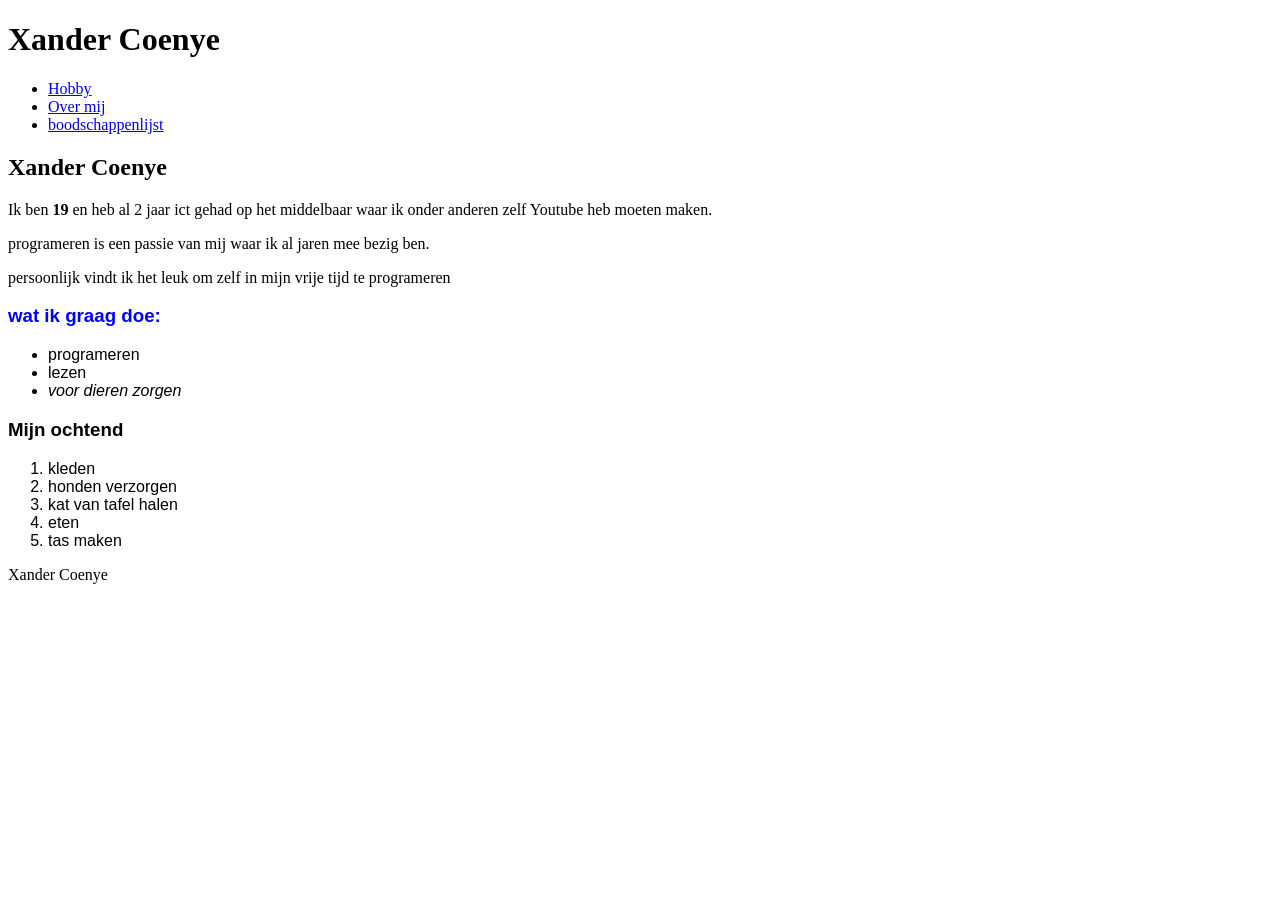
<file: labo1 kopie/index.html>
<!DOCTYPE html>
<html lang="en">
<head>
    <meta charset="UTF-8">
    <meta name="viewport" content="width=device-width, initial-scale=1.0">
    <title>Document</title>
</head>
<body>
    <header>
        <h1>Xander Coenye</h1>
        <nav>
            <ul>
                <li><a href="hobby.html">Hobby</a></li>
                <li><a href="overMij.html">Over mij</a></li>
                <li><a href="boodschappen.html">boodschappenlijst</a></li>
            </ul>
        </nav>
    </header>
    <main>
        <h2>Xander Coenye</h2>
        <p>Ik ben <strong>19</strong> en heb al 2 jaar ict gehad op het middelbaar waar ik onder anderen zelf Youtube heb moeten maken.</p>
        <p>programeren is een passie van mij waar ik al jaren mee bezig ben.</p>
        <p>persoonlijk vindt ik het leuk om zelf in mijn vrije tijd te programeren</p>
        <div id="lijsten" style="font-family: 'Gill Sans', 'Gill Sans MT', Calibri, 'Trebuchet MS', sans-serif;">
        <h3 style="color: blue;">wat ik graag doe:</h3>
        <ul>
            <li>programeren</li>
            <li>lezen</li>
            <li><em>voor dieren zorgen</em></li>
        </ul>
        <h3>Mijn ochtend</h3>
        <ol>
            <li>kleden</li>
            <li>honden verzorgen</li>
            <li>kat van tafel halen</li>
            <li>eten</li>
            <li>tas maken</li>
        </ol>
        </div>
    </main>
    <footer>
        <p>Xander Coenye</p>
    </footer>
</body>
</html>
</file>
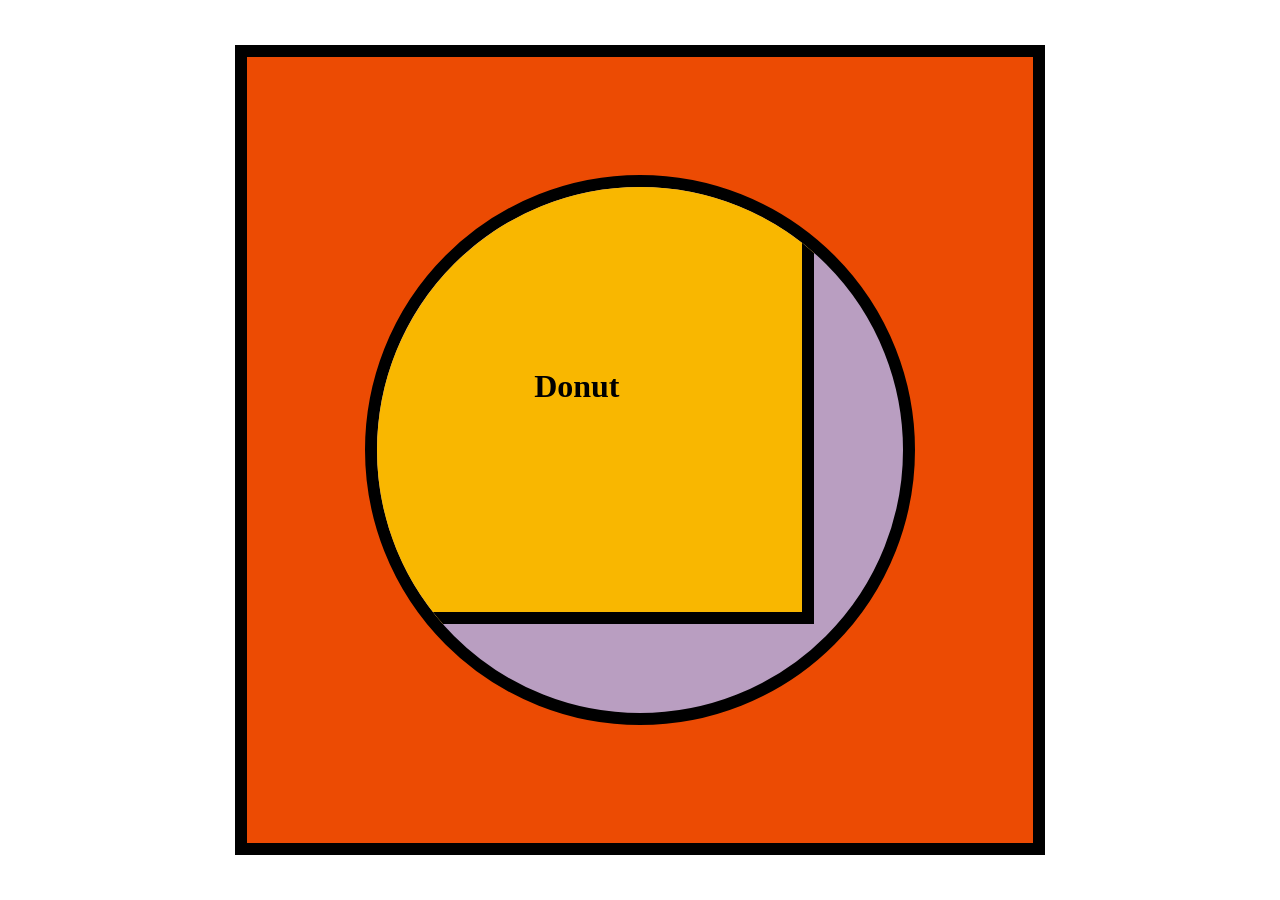
<file: labo-03/donut/index.html>
<!doctype html>
<html lang="en">
<head>
  <meta charset="utf-8">
  <meta name="viewport" content="width=device-width, initial-scale=1">
  <title>Labo 3 - Donut</title>
  <link rel="stylesheet" href="css/reset.css">
  <link rel="stylesheet" href="css/stijl.css">
</head>
<body>
  <!-- Do not change this file. Write your CSS in css/stijl.css. -->
  <main>
    <div>
      <h1>Donut</h1>
    </div>
  </main>
</body>
</html>
</file>
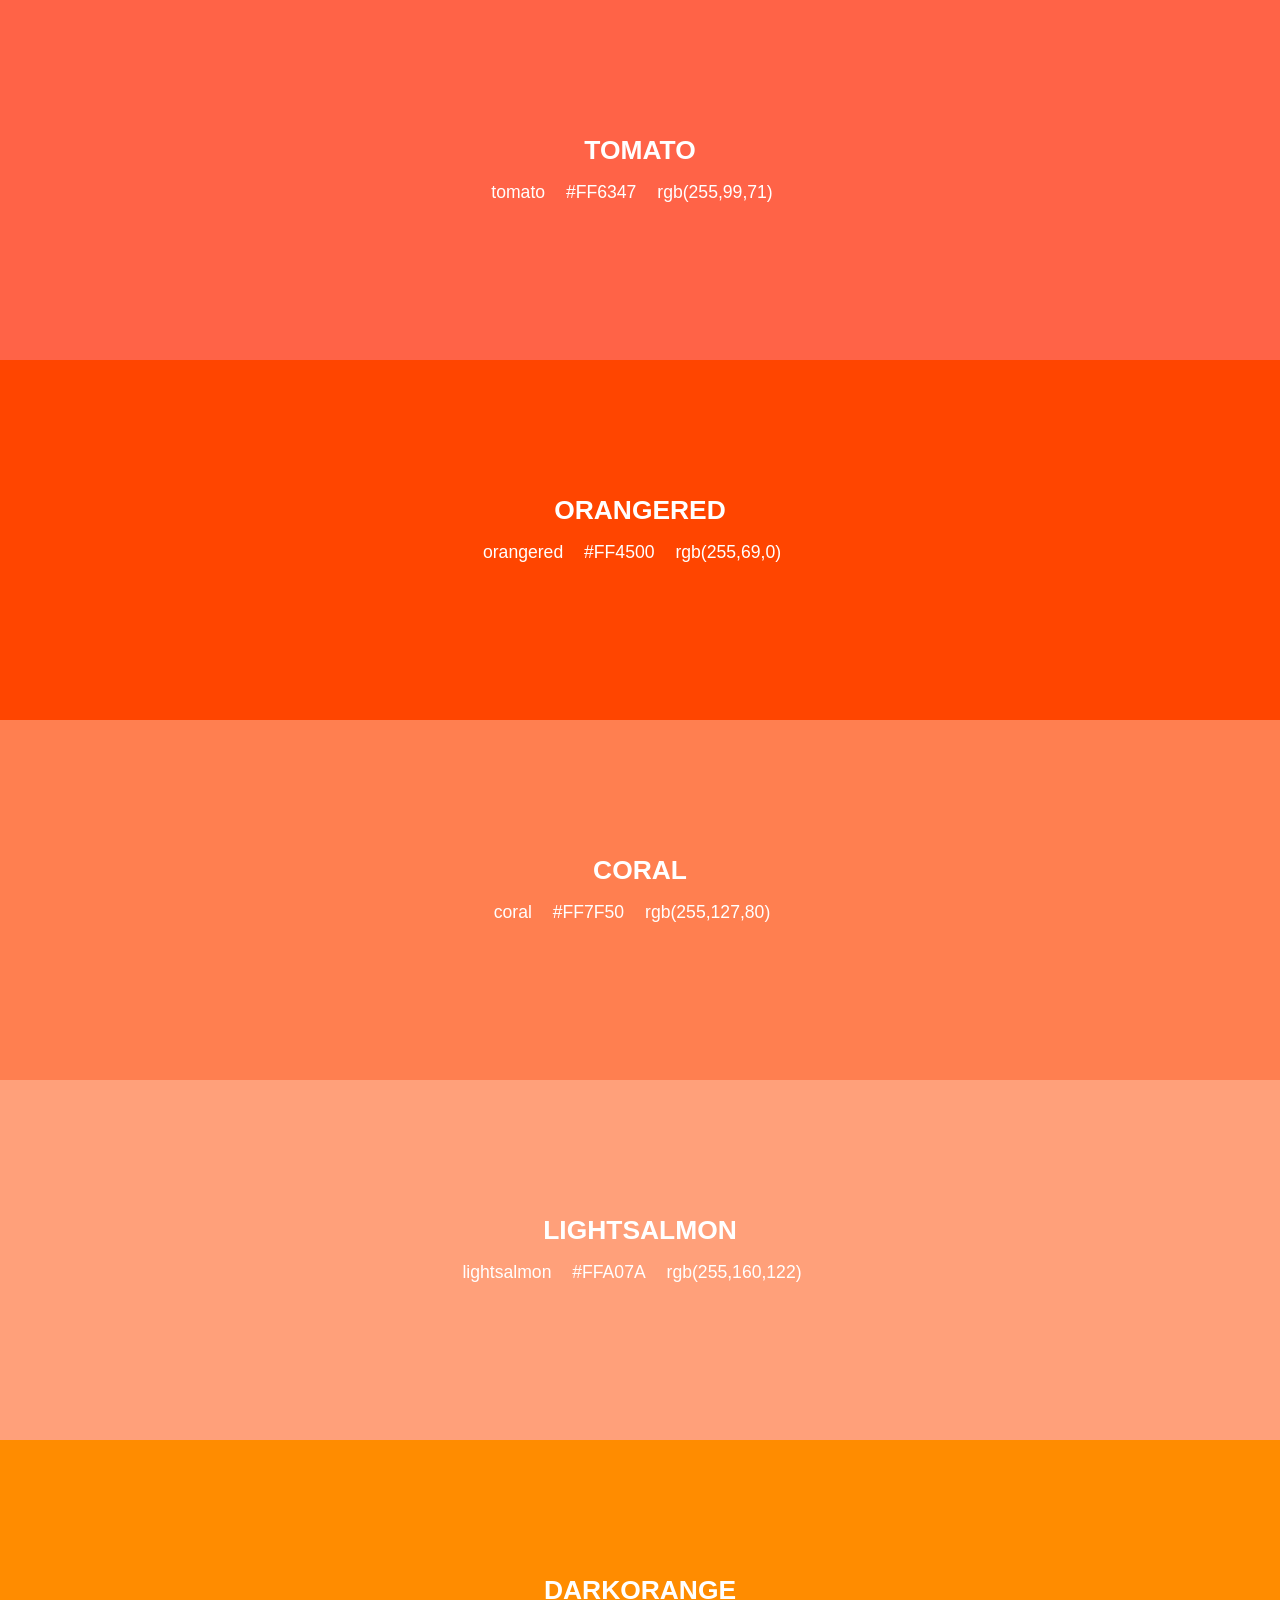
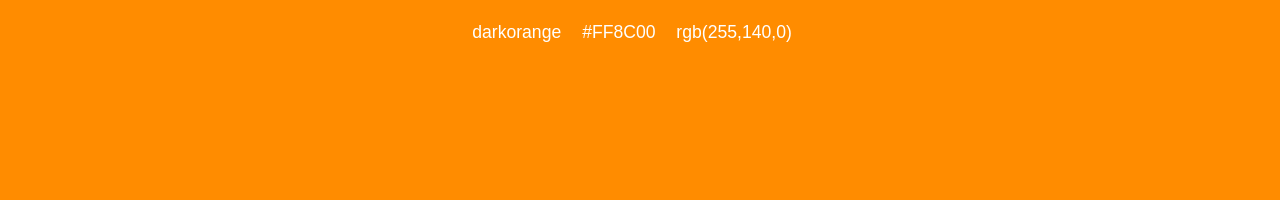
<file: labo-03/kleuren/index.html>
<!doctype html>
<html lang="en">
<head>
  <meta charset="utf-8">
  <meta name="viewport" content="width=device-width, initial-scale=1">
  <title>Labo 3 - Kleurenstalen</title>
  <link rel="stylesheet" href="css/reset.css">
  <link rel="stylesheet" href="css/stijl.css">
</head>
<body>
  <!-- Do not change this file. Write your CSS in css/stijl.css. -->
  <ul>
    <li class="tomato">
      <h2>TOMATO</h2>
      <p class="codes"><span>tomato</span> <span>#FF6347</span> <span>rgb(255,99,71)</span></p>
    </li>
    <li class="orangered">
      <h2>ORANGERED</h2>
      <p class="codes"><span>orangered</span> <span>#FF4500</span> <span>rgb(255,69,0)</span></p>
    </li>
    <li class="coral">
      <h2>CORAL</h2>
      <p class="codes"><span>coral</span> <span>#FF7F50</span> <span>rgb(255,127,80)</span></p>
    </li>
    <li class="lightsalmon">
      <h2>LIGHTSALMON</h2>
      <p class="codes"><span>lightsalmon</span> <span>#FFA07A</span> <span>rgb(255,160,122)</span></p>
    </li>
    <li class="darkorange">
      <h2>DARKORANGE</h2>
      <p class="codes"><span>darkorange</span> <span>#FF8C00</span> <span>rgb(255,140,0)</span></p>
    </li>
  </ul>
</body>
</html>
</file>
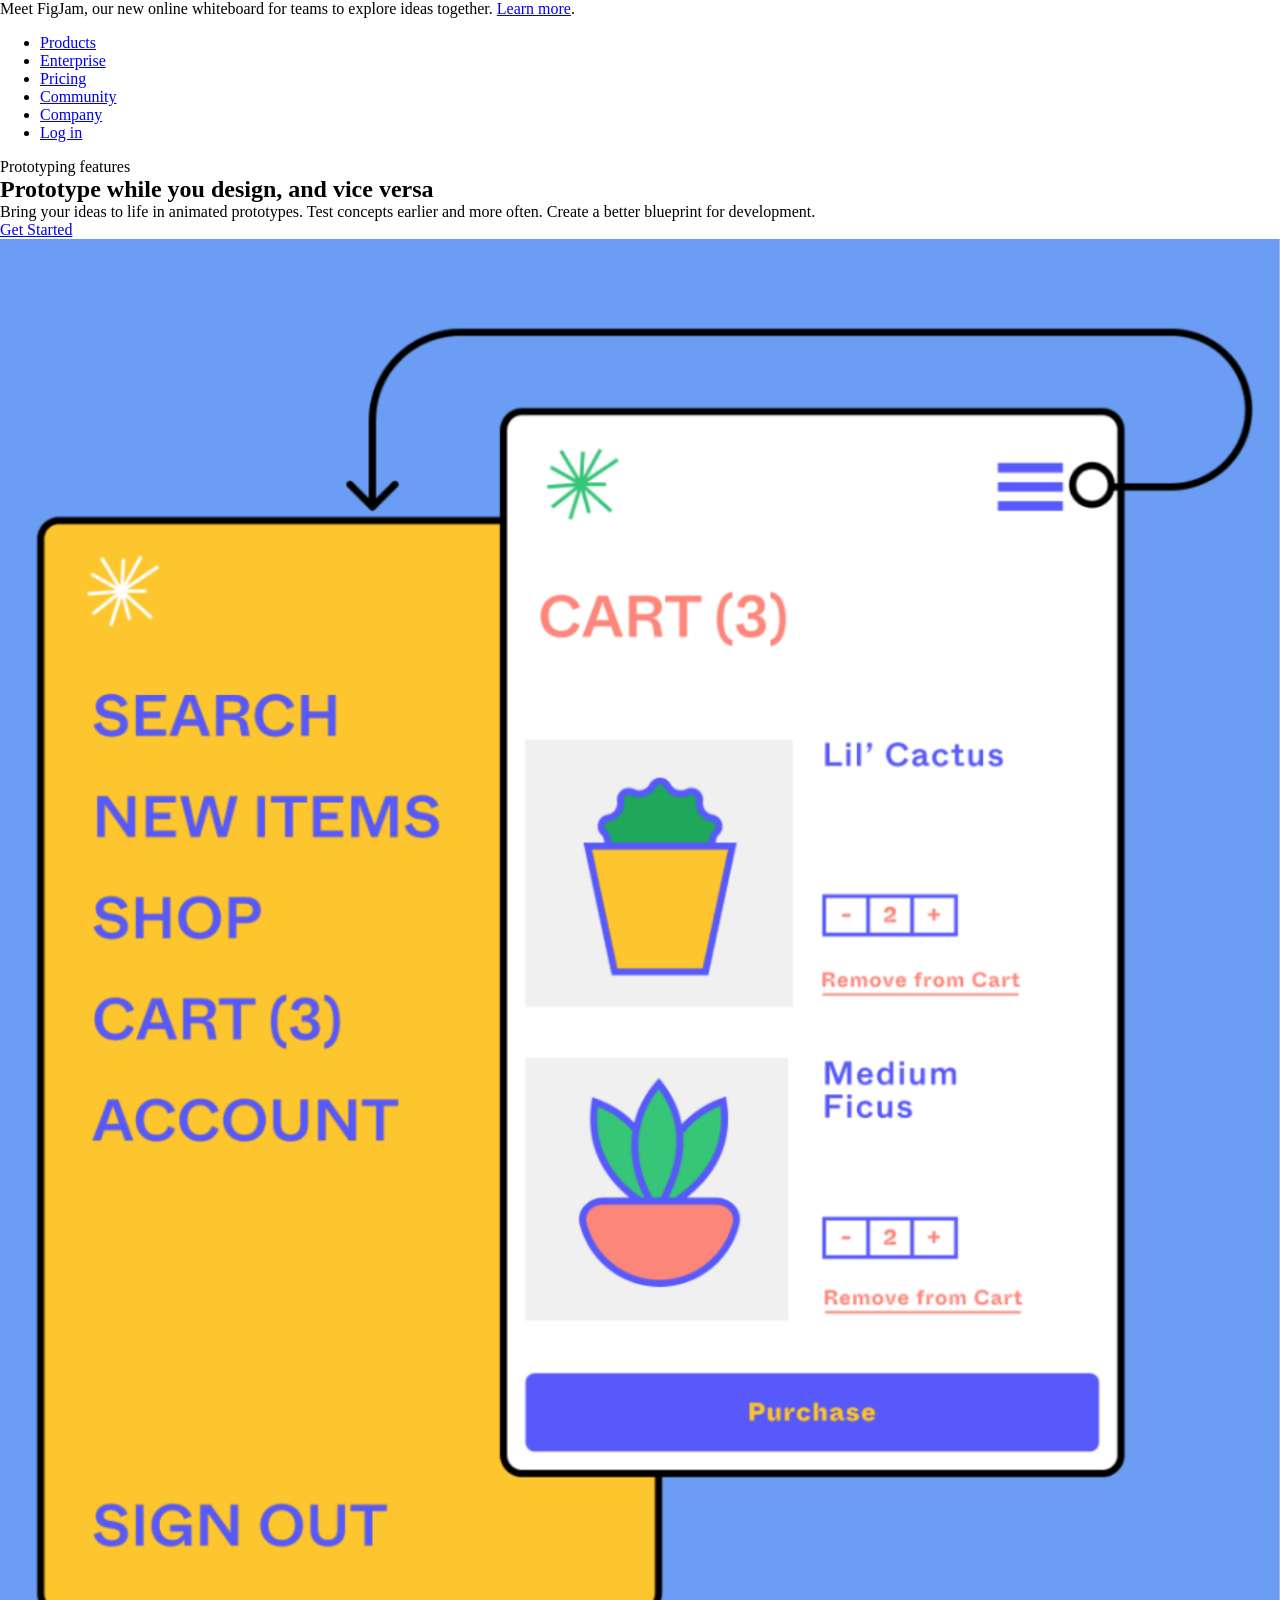
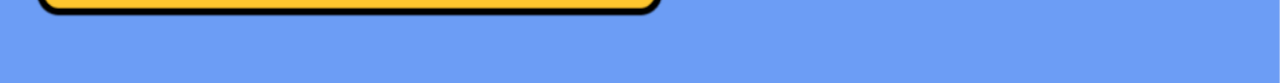
<file: labo-03/landing/index.html>
<!doctype html>
<html lang="en">
<head>
  <meta charset="utf-8">
  <meta name="viewport" content="width=device-width, initial-scale=1">
  <title>Labo 3 - Landingspagina</title>
  <link rel="stylesheet" href="css/reset.css">
  <link rel="stylesheet" href="css/stijl.css">
</head>
<body>
  <!-- Do not change this file. Write your CSS in css/stijl.css.
       Not visible in the screenshot: on :hover and :focus the links in the
       banner and in the navigation get an underline, and the button turns
       dark grey (#333333) instead of black. -->
  <div class="banner">
    <p>Meet FigJam, our new online whiteboard for teams to explore ideas together. <a href="#">Learn more</a>.</p>
  </div>
  <header>
    <nav>
      <ul>
        <li><a href="#">Products</a></li>
        <li><a href="#">Enterprise</a></li>
        <li><a href="#">Pricing</a></li>
        <li><a href="#">Community</a></li>
        <li><a href="#">Company</a></li>
        <li><a href="#">Log in</a></li>
      </ul>
    </nav>
  </header>
  <main>
    <article>
      <p class="bovenkop">Prototyping features</p>
      <h1>Prototype while you design, and vice versa</h1>
      <p>Bring your ideas to life in animated prototypes. Test concepts earlier and more often. Create a better blueprint for development.</p>
      <a href="#" class="knop">Get Started</a>
    </article><!-- no whitespace between these two tags: see syllabus 3.7 --><div class="afbeelding">
      <img src="afbeeldingen/prototype.png" alt="Prototype of a plant shop: a yellow menu panel next to a white cart screen">
    </div>
  </main>
</body>
</html>
</file>
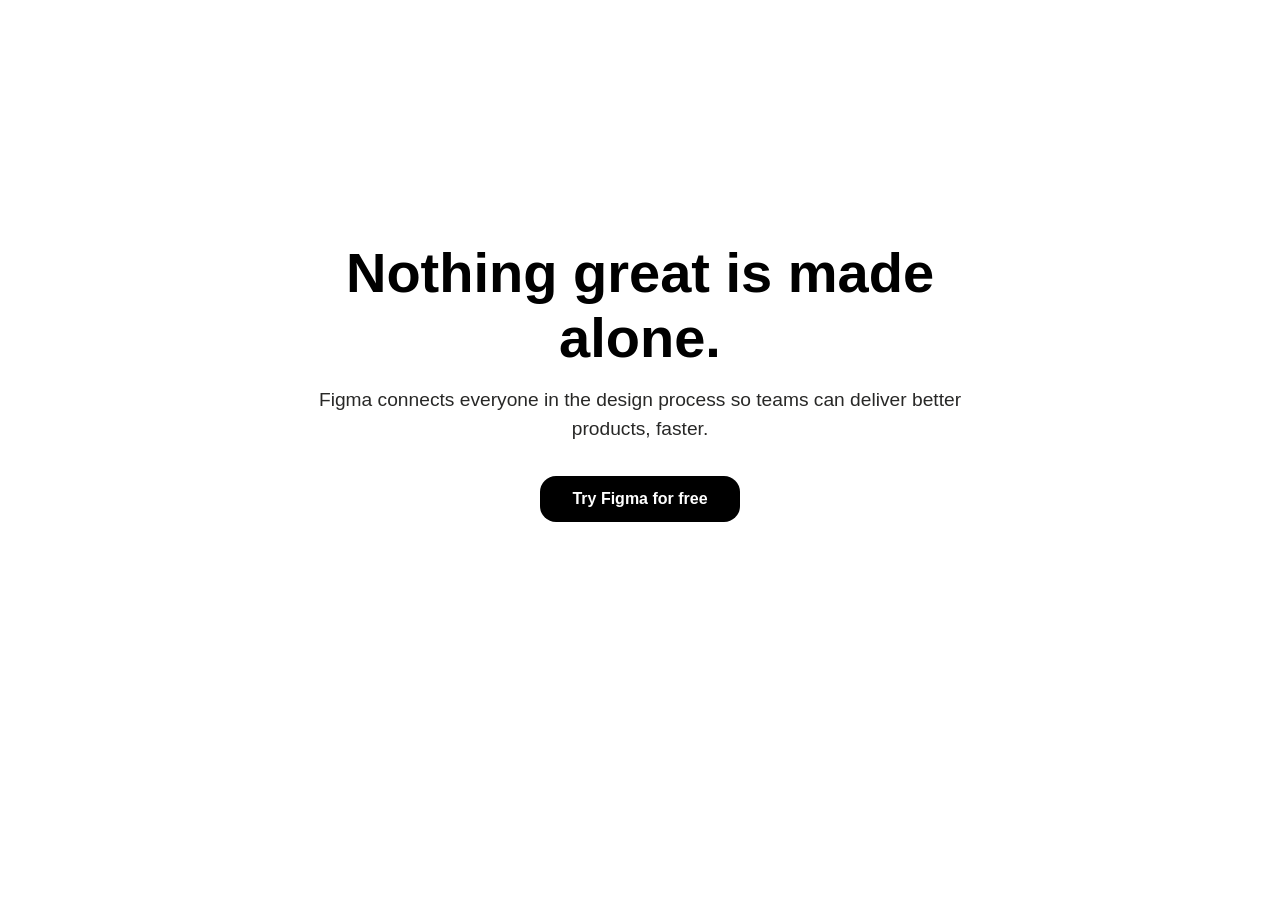
<file: labo-03/slogan/index.html>
<!doctype html>
<html lang="en">
<head>
  <meta charset="utf-8">
  <meta name="viewport" content="width=device-width, initial-scale=1">
  <title>Labo 3 - Slogan</title>
  <link rel="stylesheet" href="css/reset.css">
  <link rel="stylesheet" href="css/stijl.css">
</head>
<body>
  <!-- Do not change this file. Write your CSS in css/stijl.css.
       Not visible in the screenshot: on :hover and :focus the button turns
       dark grey (#333333) instead of black. -->
  <h2>Nothing great is <span>made</span> alone.</h2>
  <p>Figma connects everyone in the design process so teams can deliver better products, faster.</p>
  <a href="https://www.figma.com">Try Figma for free</a>
</body>
</html>
</file>
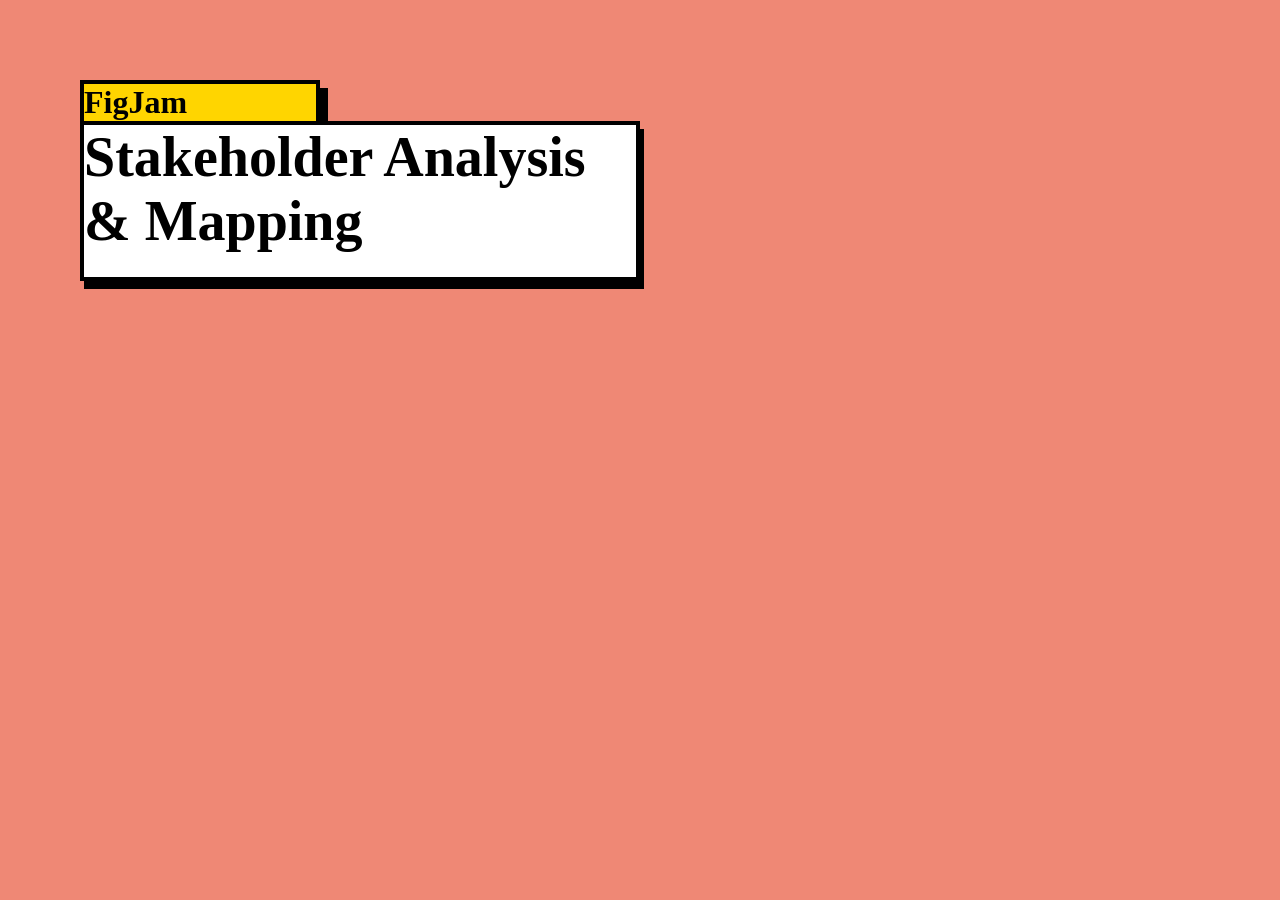
<file: labo-03/tabblad/index.html>
<!doctype html>
<html lang="en">
<head>
  <meta charset="utf-8">
  <meta name="viewport" content="width=device-width, initial-scale=1">
  <title>Labo 3 - Tabblad</title>
  <link rel="stylesheet" href="css/reset.css">
  <link rel="stylesheet" href="css/stijl.css">
</head>
<body>
  <!-- Do not change this file. Write your CSS in css/stijl.css. -->
  <h1>FigJam</h1>
  <h2>Stakeholder Analysis &amp; Mapping</h2>
</body>
</html>
</file>
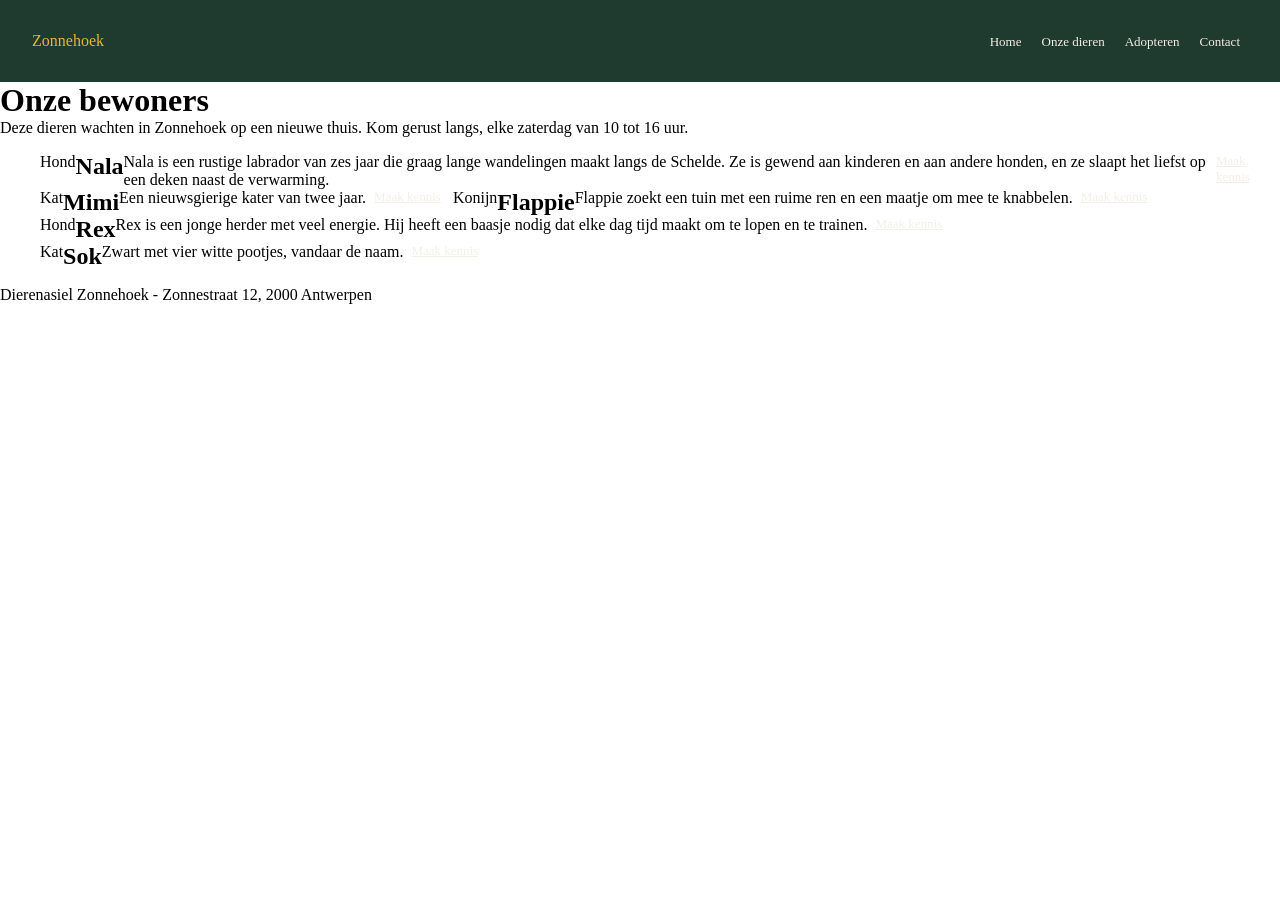
<file: labo-04/dierenasiel/index.html>
<!doctype html>
<html lang="nl">
<head>
  <meta charset="utf-8">
  <meta name="viewport" content="width=device-width, initial-scale=1">
  <title>Labo 4 - Dierenasiel Zonnehoek</title>
  <link rel="stylesheet" href="css/reset.css">
  <link rel="stylesheet" href="css/stijl.css">
</head>
<body>
  <!-- Do not change this file. Write your CSS in css/stijl.css.
       Not visible in the screenshot: on :hover and :focus the links in the
       navigation get an underline, and a button turns dark (#2b2b2b). -->
  <header>
    <a class="logo" href="index.html">Zonnehoek</a>
    <nav>
      <ul>
        <li><a href="index.html">Home</a></li>
        <li><a href="dieren.html" class="actief">Onze dieren</a></li>
        <li><a href="adopteren.html">Adopteren</a></li>
        <li><a href="contact.html">Contact</a></li>
      </ul>
    </nav>
  </header>
  <main>
    <h1>Onze bewoners</h1>
    <p class="intro">Deze dieren wachten in Zonnehoek op een nieuwe thuis. Kom gerust langs, elke zaterdag van 10 tot 16 uur.</p>
    <ul class="kaarten">
      <li class="kaart uitgelicht">
        <p class="soort">Hond</p>
        <h2>Nala</h2>
        <p class="beschrijving">Nala is een rustige labrador van zes jaar die graag lange wandelingen maakt langs de Schelde. Ze is gewend aan kinderen en aan andere honden, en ze slaapt het liefst op een deken naast de verwarming.</p>
        <a class="knop" href="#">Maak kennis</a>
      </li>
      <li class="kaart">
        <p class="soort">Kat</p>
        <h2>Mimi</h2>
        <p class="beschrijving">Een nieuwsgierige kater van twee jaar.</p>
        <a class="knop" href="#">Maak kennis</a>
      </li>
      <li class="kaart">
        <p class="soort">Konijn</p>
        <h2>Flappie</h2>
        <p class="beschrijving">Flappie zoekt een tuin met een ruime ren en een maatje om mee te knabbelen.</p>
        <a class="knop" href="#">Maak kennis</a>
      </li>
      <li class="kaart">
        <p class="soort">Hond</p>
        <h2>Rex</h2>
        <p class="beschrijving">Rex is een jonge herder met veel energie. Hij heeft een baasje nodig dat elke dag tijd maakt om te lopen en te trainen.</p>
        <a class="knop" href="#">Maak kennis</a>
      </li>
      <li class="kaart">
        <p class="soort">Kat</p>
        <h2>Sok</h2>
        <p class="beschrijving">Zwart met vier witte pootjes, vandaar de naam.</p>
        <a class="knop" href="#">Maak kennis</a>
      </li>
    </ul>
  </main>
  <footer>
    <p>Dierenasiel Zonnehoek - Zonnestraat 12, 2000 Antwerpen</p>
  </footer>
</body>
</html>
</file>
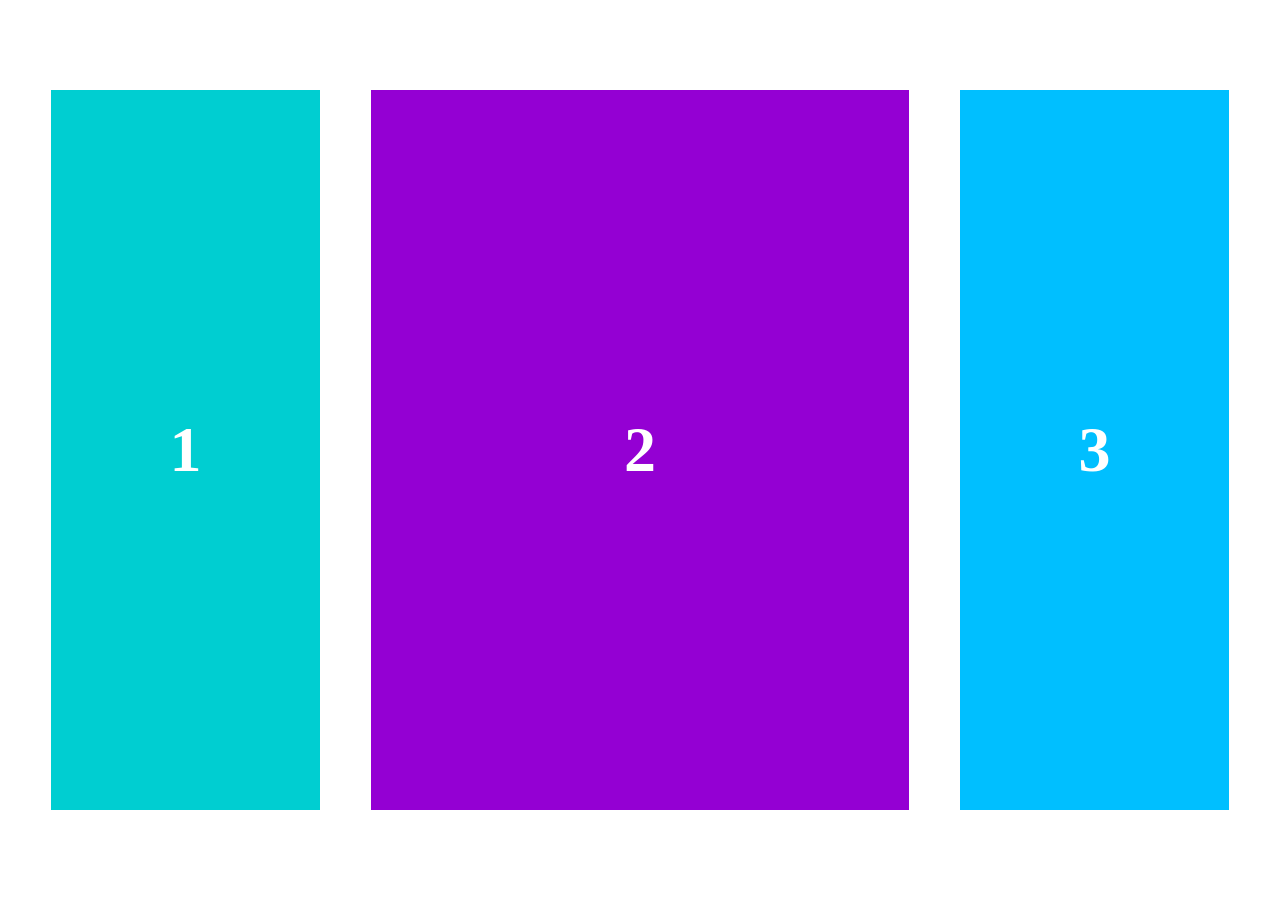
<file: labo-04/kolommen/index.html>
<!doctype html>
<html lang="nl">
<head>
  <meta charset="utf-8">
  <meta name="viewport" content="width=device-width, initial-scale=1">
  <title>Labo 4 - Drie kolommen</title>
  <link rel="stylesheet" href="css/reset.css">
  <link rel="stylesheet" href="css/stijl.css">
</head>
<body>
  <!-- Do not change this file. Write your CSS in css/stijl.css. -->
  <main>
    <div>1</div>
    <div>2</div>
    <div>3</div>
  </main>
</body>
</html>
</file>
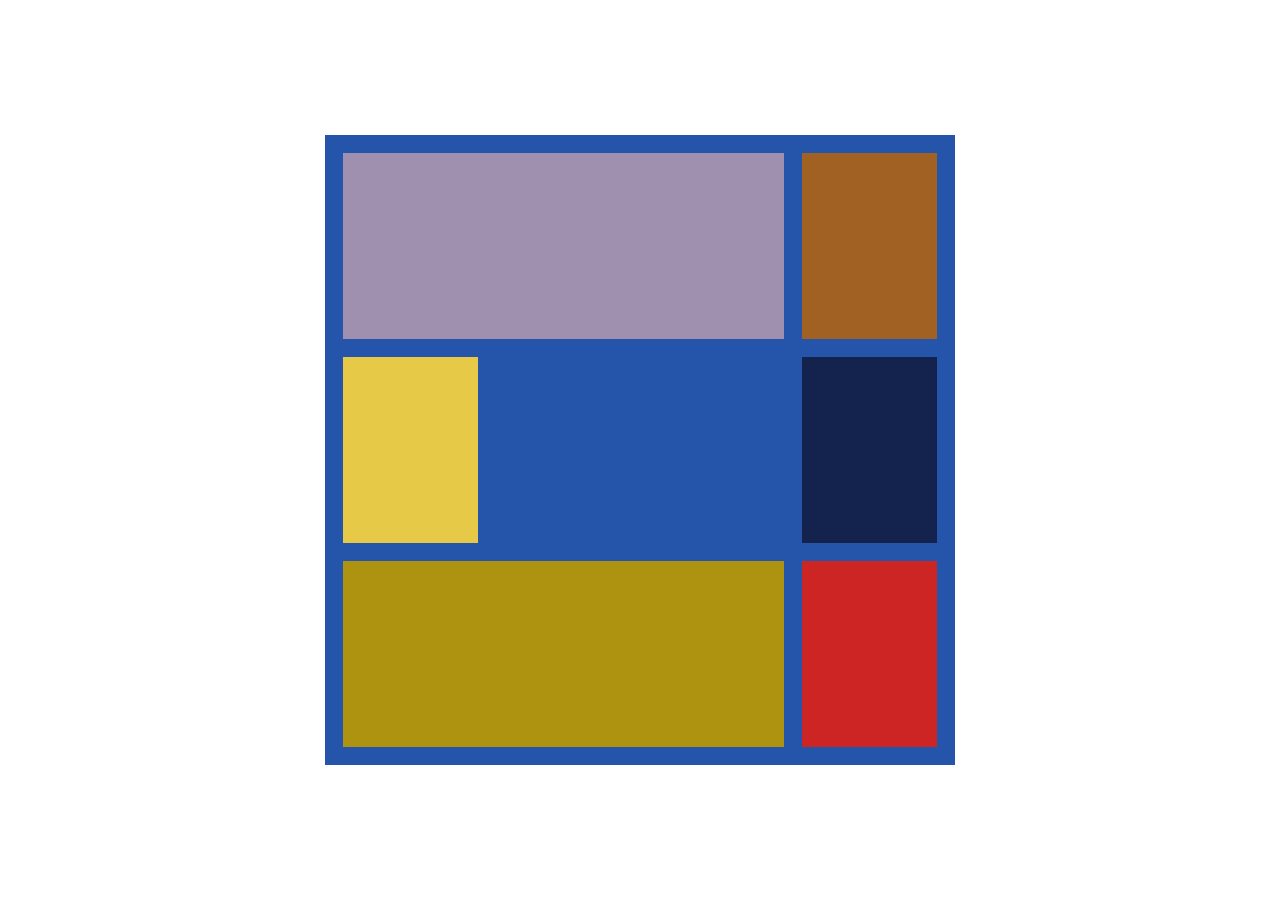
<file: labo-04/mondriaan/index.html>
<!doctype html>
<html lang="nl">
<head>
  <meta charset="utf-8">
  <meta name="viewport" content="width=device-width, initial-scale=1">
  <title>Labo 4 - Mondriaan</title>
  <link rel="stylesheet" href="css/reset.css">
  <link rel="stylesheet" href="css/stijl.css">
</head>
<body>
  <!-- Do not change this file. Write your CSS in css/stijl.css. -->
  <main class="schilderij">
    <div class="lila"></div>
    <div class="bruin"></div>
    <div class="geel"></div>
    <div class="marine"></div>
    <div class="olijf"></div>
    <div class="rood"></div>
  </main>
</body>
</html>
</file>
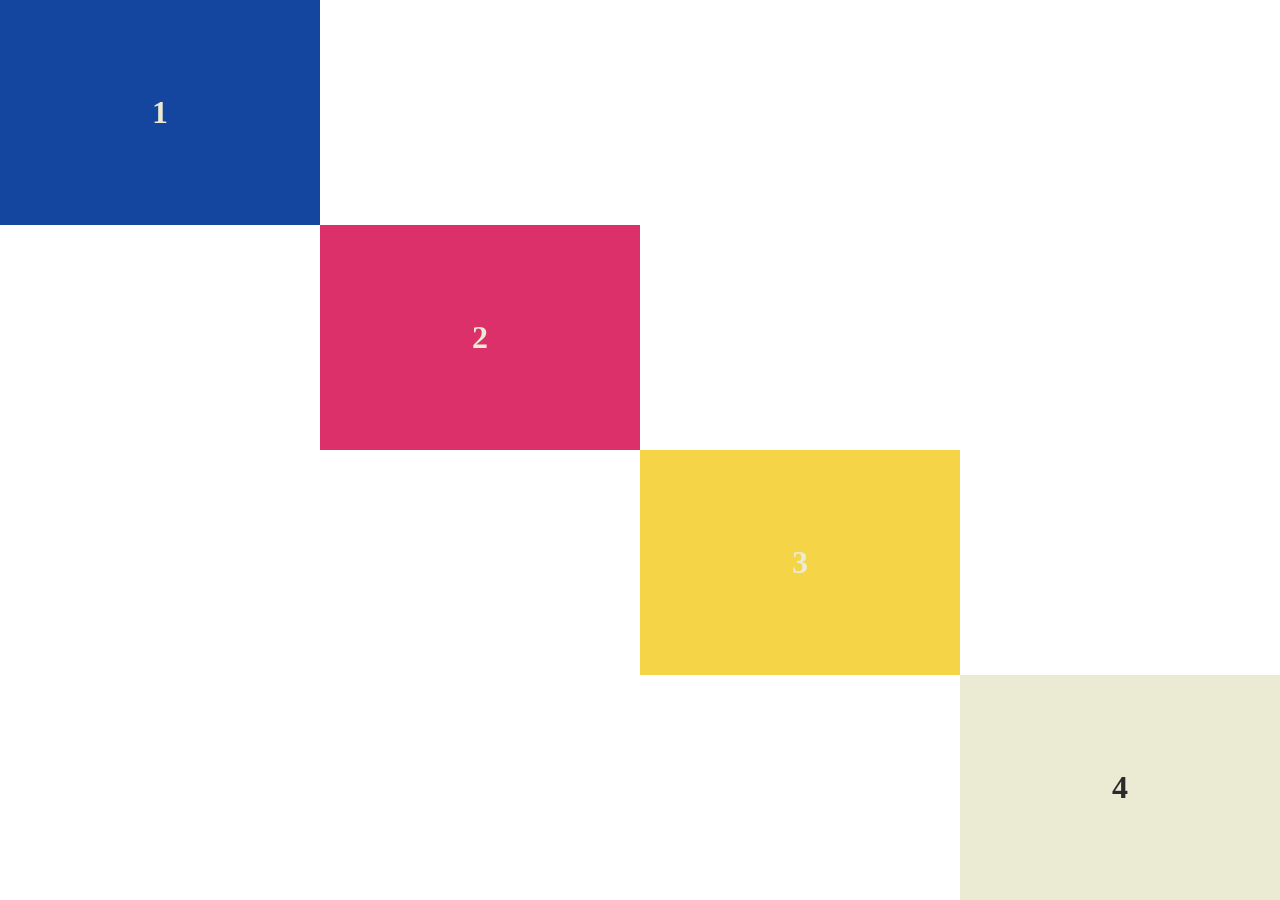
<file: labo-04/trap/index.html>
<!doctype html>
<html lang="nl">
<head>
  <meta charset="utf-8">
  <meta name="viewport" content="width=device-width, initial-scale=1">
  <title>Labo 4 - Trap</title>
  <link rel="stylesheet" href="css/reset.css">
  <link rel="stylesheet" href="css/stijl.css">
</head>
<body>
  <!-- Do not change this file. Write your CSS in css/stijl.css. -->
  <main class="trap">
    <div class="trede">1</div>
    <div class="trede">2</div>
    <div class="trede">3</div>
    <div class="trede">4</div>
  </main>
</body>
</html>
</file>
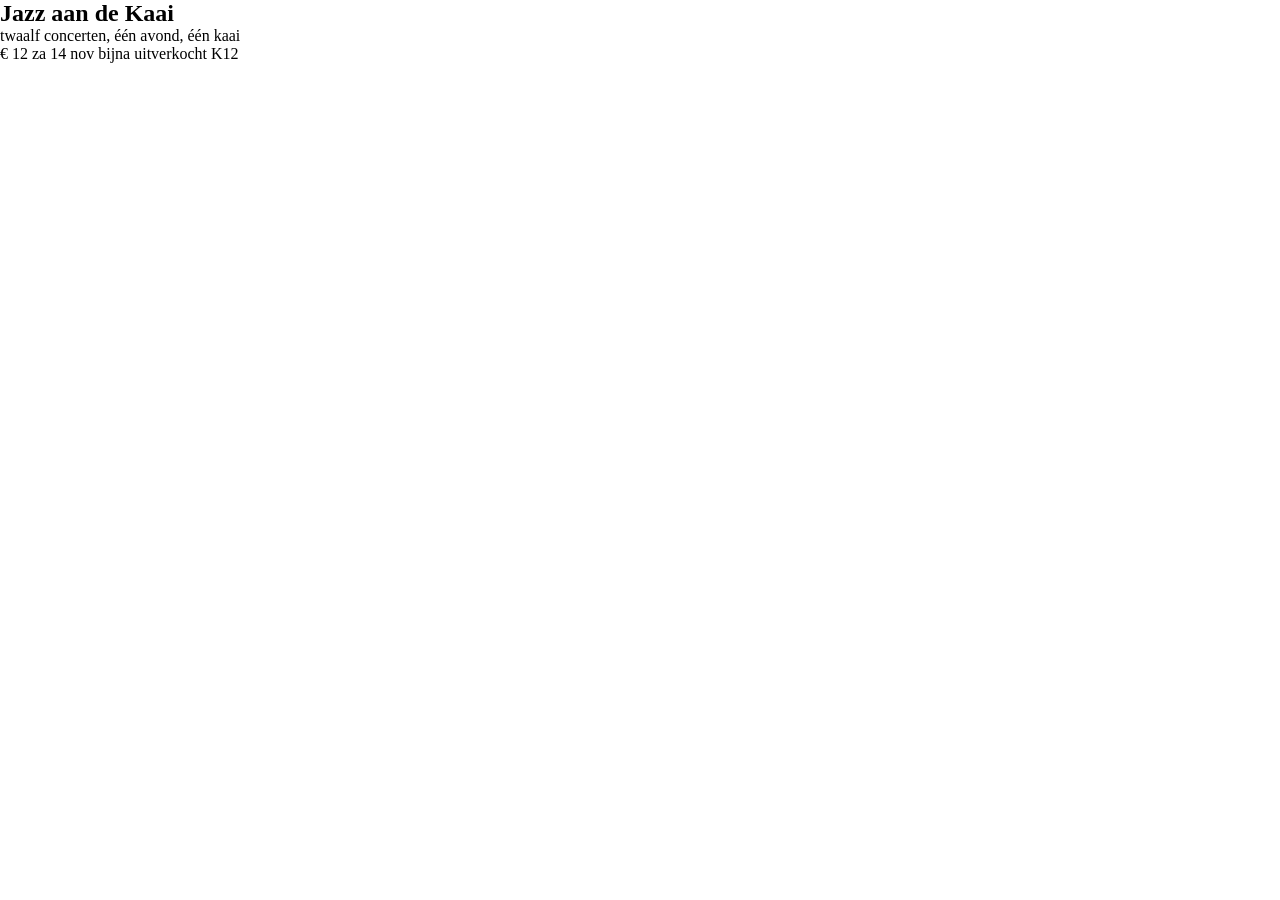
<file: labo-06/affiche/index.html>
<!doctype html>
<html lang="nl">
<head>
  <meta charset="utf-8">
  <meta name="viewport" content="width=device-width, initial-scale=1">
  <title>Labo 6 - Affiche</title>
  <link rel="stylesheet" href="css/reset.css">
  <link rel="stylesheet" href="css/stijl.css">
</head>
<body>
  <!-- Do not change this file. Write your CSS in css/stijl.css.
       The order of the four stickers in this file is NOT the order in which they lie on top of each other. -->
  <article class="affiche">
    <h1>Jazz aan de Kaai</h1>
    <p class="ondertitel">twaalf concerten, één avond, één kaai</p>
    <span class="sticker prijs">&euro; 12</span>
    <span class="sticker datum">za 14 nov</span>
    <span class="sticker uitverkocht">bijna uitverkocht</span>
    <span class="sticker logo">K12</span>
  </article>
</body>
</html>
</file>
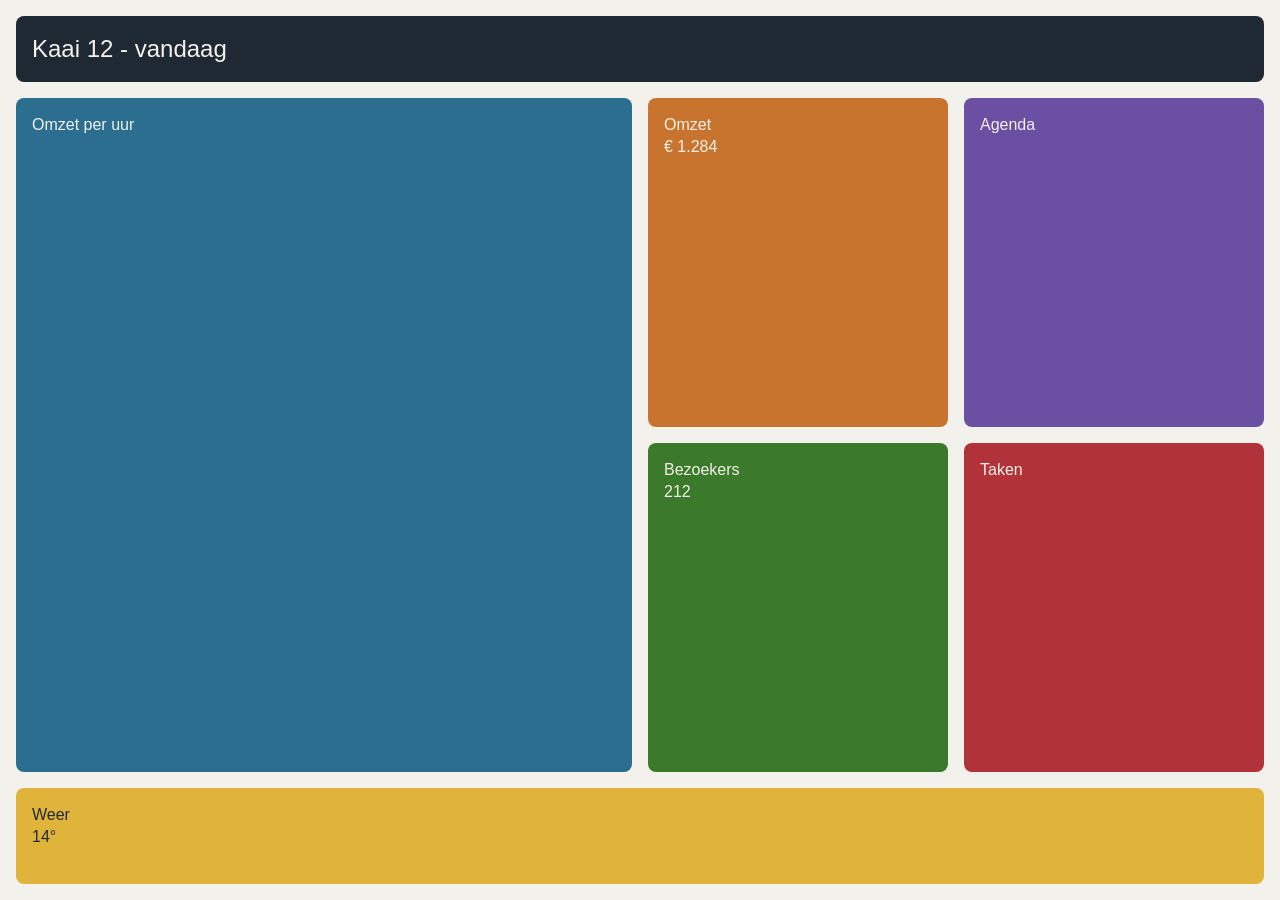
<file: labo-06/dashboard/index.html>
<!doctype html>
<html lang="nl">
<head>
  <meta charset="utf-8">
  <meta name="viewport" content="width=device-width, initial-scale=1">
  <title>Labo 6 - Dashboard</title>
  <link rel="stylesheet" href="css/reset.css">
  <link rel="stylesheet" href="css/stijl.css">
</head>
<body>
  <!-- Do not change this file. Write your CSS in css/stijl.css. -->
  <main class="dashboard">
    <section class="tegel titel">Kaai 12 - vandaag</section>
    <section class="tegel grafiek">Omzet per uur</section>
    <section class="tegel omzet">Omzet<br>&euro; 1.284</section>
    <section class="tegel bezoekers">Bezoekers<br>212</section>
    <section class="tegel agenda">Agenda</section>
    <section class="tegel taken">Taken</section>
    <section class="tegel weer">Weer<br>14&deg;</section>
  </main>
</body>
</html>
</file>
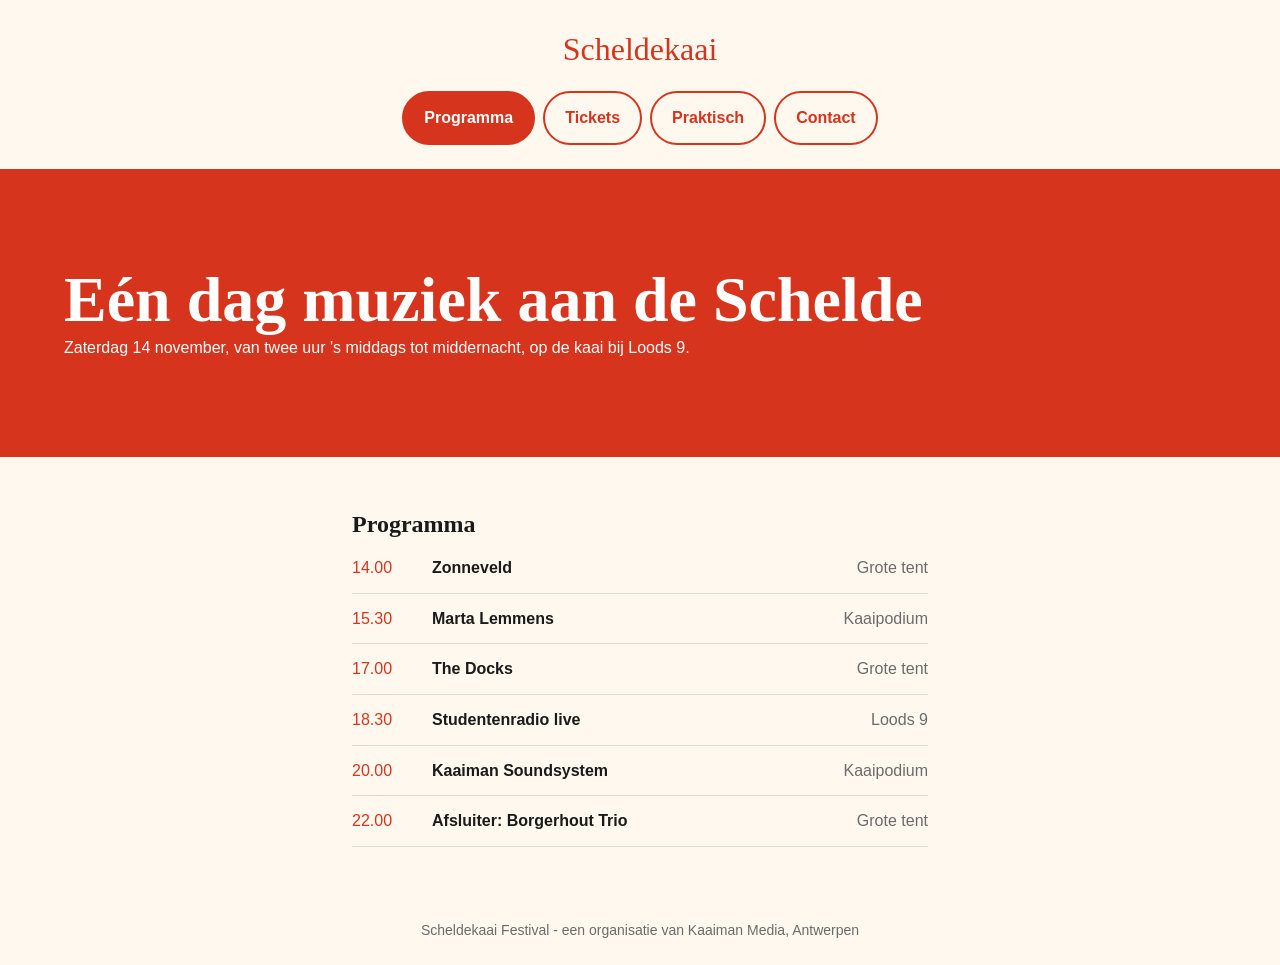
<file: labo-06/festival/index.html>
<!doctype html>
<html lang="nl">
<head>
  <meta charset="utf-8">
  <meta name="viewport" content="width=device-width, initial-scale=1">
  <title>Labo 6 - Scheldekaai Festival</title>
  <link rel="stylesheet" href="css/reset.css">
  <link rel="stylesheet" href="css/stijl.css">
</head>
<body>
  <!-- Do not change this file. Write your CSS in css/stijl.css.
       Not visible in the screenshot: on :hover and :focus a navigation link gets a white background and dark text. -->
  <header>
    <a class="logo" href="index.html">Scheldekaai</a>
    <nav>
      <ul>
        <li><a href="#programma" class="actief">Programma</a></li>
        <li><a href="tickets.html">Tickets</a></li>
        <li><a href="praktisch.html">Praktisch</a></li>
        <li><a href="contact.html">Contact</a></li>
      </ul>
    </nav>
  </header>
  <main>
    <section class="held">
      <h1>Eén dag muziek aan de Schelde</h1>
      <p>Zaterdag 14 november, van twee uur 's middags tot middernacht, op de kaai bij Loods 9.</p>
    </section>
    <section id="programma">
      <h2>Programma</h2>
      <ul class="programma">
      <li><time>14.00</time> <strong>Zonneveld</strong> <span>Grote tent</span></li>
      <li><time>15.30</time> <strong>Marta Lemmens</strong> <span>Kaaipodium</span></li>
      <li><time>17.00</time> <strong>The Docks</strong> <span>Grote tent</span></li>
      <li><time>18.30</time> <strong>Studentenradio live</strong> <span>Loods 9</span></li>
      <li><time>20.00</time> <strong>Kaaiman Soundsystem</strong> <span>Kaaipodium</span></li>
      <li><time>22.00</time> <strong>Afsluiter: Borgerhout Trio</strong> <span>Grote tent</span></li>
      </ul>
    </section>
  </main>
  <footer>
    <p>Scheldekaai Festival - een organisatie van Kaaiman Media, Antwerpen</p>
  </footer>
</body>
</html>
</file>
<file: labo-03/donut/css/stijl.css>
/* stijl.css - labo 3, donut (reset.css is linked before this file) */

/* === tokens === */
:root {
--oranje-color:#ec4b03;
--paars-color:#b99ec1;
--geel-color:#f9b700;
--randen-width:0.75rem;
}

/* === your rules === */
body{
    font-family: Georgia, serif;
  font-weight: bold;
  text-align: center;
}
/* Labo 3 — Donut
   Enkel de buitenste box krijgt een maat in vh (3.2);
   alles daarbinnen is een percentage van zijn ouder. */

main {
  /* Oranje vierkant: 90vh, gecentreerd met 5vh boven en onder (5+90+5 = 100vh) */
  width: 90vh;
  height: 90vh;
  margin: 5vh auto;
  background-color: #ec4b03;
  border: 0.75rem solid black;
}

main > div {
  /* Paarse cirkel: 70% van zijn ouder, 15% marge rondom */
  width: 70%;
  height: 70%; /* procentuele hoogte werkt: de ouder heeft een expliciete hoogte (F3.2) */
  margin: 15%;
  background-color: #b99ec1;
  border: 0.75rem solid black;
  border-radius: 50%;       /* vierkant wordt cirkel */
  overflow: hidden;          /* wat buiten de cirkel valt, is weg (3.8) */
}

h1 {
  /* Geel vierkant: 90% van de cirkel, naar linksboven met negatieve marge (3.6) */
  width: 90%;
  height: 90%;
  margin-top: -7%;
  margin-left: -7%;
  background-color: #f9b700;
  border: 0.75rem solid black;
  display: flex;
  align-items: center;
  justify-content: center;
}
</file>
<file: labo-03/kleuren/css/stijl.css>
/* stijl.css - labo 3, kleuren (reset.css is linked before this file) */

/* === tokens === */
:root {
 --tomaat-color : #FF6347;
 --orangered-color :#FF4500;
 --coral-color:#FF7F50;
 --lightsalmon-color:#FFA07A;
 --darkorange-color:#FF8C00;
}

/* === your rules === */
body{
    font-family: Arial, Helvetica, sans-serif;
    font-size: 1.1rem;
    color: white;
    text-align: center;
}
li{
    height: 40vh;
    list-style: none;
    padding-top: 15vh;
}
ul{
    margin: 0;
    padding: 0;
}
.tomato{
    background-color: var(--tomaat-color);
}

.orangered{
    background-color: var(--orangered-color);
}

.coral{
    background-color: var(--coral-color);
}
.lightsalmon{
    background-color: var(--lightsalmon-color);
}

.darkorange{
    background-color: var(--darkorange-color);
}
h2{
    margin-bottom: 1rem;
}
span{
    display: inline-block;
    margin-right: 1rem;
}
</file>
<file: labo-03/landing/css/stijl.css>
/* stijl.css - labo 3, landing (reset.css is linked before this file) */

/* === tokens === */
:root {

}

/* === your rules === */
</file>
<file: labo-03/slogan/css/stijl.css>
/* stijl.css - labo 3, slogan (reset.css is linked before this file) */

/* === tokens === */
:root {

}

/* === your rules === */
/* Labo 3 - Slogan : css/stijl.css */

body {
  margin-left: auto;
  margin-right: auto;
  padding-top: 15rem;
  font-family: Arial, Helvetica, sans-serif;
  text-align: center;
  width: 42rem;
}

h2 {
  font-size: 3.5rem;
  font-weight: 700;
  margin-bottom: 1rem;
}

h2 span {
}

p {
  font-size: 1.2rem;
  color: #282827;
  line-height: 1.5;
  margin-bottom: 2rem;
}

a {
  display: inline-block;
  background-color: #000000;
  color: #ffffff;
  text-decoration: none;
  font-weight: 600;
  padding: 0.9rem 2rem;
  border-radius: 1rem;
}

a:hover,
a:focus {
  background-color: #333333;
}
</file>
<file: labo-03/tabblad/css/stijl.css>
/* stijl.css - labo 3, tabblad (reset.css is linked before this file) */

/* === tokens === */
:root {

}

/* === your rules === */
body{
    background-color: #ef8875;
    text-align: left;
    margin-top: 5rem;
    margin-left: 5rem;
}
h1{
    border: 0.25rem solid black;
    box-shadow: 0.5rem 0.5rem black;
    width: 15rem;
    background-color: #ffd500;
    border-bottom: 0
}
h2{
    border: 0.25rem solid black;
    box-shadow: 0.25rem 0.5rem black;
    width: 35rem;
    height: 10rem;
    font-size: 3.5rem;
    font-weight: 700;
    background-color: white;
    
}
</file>
<file: labo-04/dierenasiel/css/stijl.css>
/* stijl.css - labo 4, dierenasiel (reset.css is linked before this file) */
:root {
--color-balk:   #1f3a2e;
--color-text:   #f3efe6;
--color-accent: #e6b53c;
--style: verdana;
}

/* === your rules === */
header a{
    text-decoration: none;
    color: var(--color-accent);
    font-family: var(--style);
    
}
header{
    background-color: var(--color-balk);
    display: flex;
    justify-content: space-between;
    align-items: center;
    padding-right: 2rem;
    padding-left: 2rem;
    padding-top: 1rem;
    padding-bottom: 1rem;
}
ul{
    gap: 1rem;
}
li{
    
    display: inline-flex;
    list-style: none;
    
}
li a{
    padding-left: 0.5rem;
    padding-right: 0.5rem;
    font-size: small;
    color: var(--color-text);
}
</file>
<file: labo-04/kolommen/css/stijl.css>
/* stijl.css - labo 4, kolommen (reset.css is linked before this file) */

/* === tokens === */
:root {
 --color-1:darkturquoise;
 --color-2:darkviolet;
 --color-3:deepskyblue;
 --color-text: white;
}

/* === your rules === */
body{
    text-align: center;
}
main{
    display: flex;
    gap: 4vw;
    padding: 10vh 4vw;
    min-height: 100vh;
    
}
main > div{
    flex: 1;
    display: grid;
    place-items: center;
    color: var(--color-text);
    font-size: 4rem;
    font-weight: 700;
}

div:nth-child(1) { background-color: var(--color-1);}
div:nth-child(2) { background-color: var(--color-2); flex: 2;}
div:nth-child(3) { background-color: var(--color-3);}
</file>
<file: labo-04/mondriaan/css/stijl.css>
/* stijl.css - labo 4, mondriaan (reset.css is linked before this file) */

/* === tokens === */
:root {
--color-rand:#2554ab;
--color-lilla:#a090af;
--color-bruin: #a16122;
--color-geel: #e7c948;
--color-marine: #13234e;
--color-olijf:#ae9310;
--color-rood:#cd2424;
}

/* === your rules === */
.schilderij {
  width: 70vh;
  height: 70vh;
  margin: 15vh auto;
  box-sizing: border-box;
  border: 2vh solid var(--color-rand);
  background-color: var(--color-rand);

  display: grid;
  grid-template-columns: repeat(4, 1fr);
  grid-template-rows: repeat(3, 1fr);
  gap: 2vh;
}

.lila {
  grid-column: 1 / 4;
  background-color: var(--color-lilla);
}

.bruin {
  background-color: var(--color-bruin);
}

.geel {
  background-color: var(--color-geel);
}

.marine {
    grid-column: 4;
  background-color: var(--color-marine);
}

.olijf {
  grid-column: 1 / 4;
  background-color: var(--color-olijf);
}

.rood {
  background-color: var(--color-rood);
}
</file>
<file: labo-04/trap/css/stijl.css>
/* stijl.css - labo 4, trap (reset.css is linked before this file) */

/* === tokens === */
:root {
--color-blauw:#1446a0;
--color-roze: #db3069;
--color-geel: #f5d547; 
--color-text: #ebebd3;
--color-text2:#2b2b2b;
}

/* === your rules === */
.trap{
    color: var(--color-text);
    display: grid;
    grid-template-columns: repeat(4, 1fr);
    grid-template-rows: repeat(4, 1fr);
    height: 100vh;
    text-align: center;
    font-size: 2rem;
    font-weight: 700;
}
div{
    align-content: center;
}
.trede:nth-child(1) {background-color: var(--color-blauw);}
.trede:nth-child(2) {background-color: var(--color-roze);grid-column: 2; grid-row: 2;}
.trede:nth-child(3) {background-color: var(--color-geel);grid-column: 3; grid-row: 3;}
.trede:nth-child(4) {background-color: var(--color-text); color: var(--color-text2); grid-column: 4; grid-row: 4;}
</file>
<file: labo-06/affiche/css/stijl.css>
/* stijl.css - labo 6, affiche (reset.css is linked before this file) */

/* === tokens === */
:root {

}

/* === base: narrow screens first === */

/* === media queries: below the base rules === */
</file>
<file: labo-06/dashboard/css/stijl.css>
/* stijl.css - labo 6, dashboard (reset.css is linked before this file) */

/* === tokens === */
:root {
  --color-papier: #f3f1ec;
  --color-titel-dark: #1f2933;
  --color-grafiek: #2c6e8f;
  --color-omzet: #c8742e;
  --color-bezoekers: #3b7a2a;
  --color-agenda: #6b4fa3;
  --color-taken: #b2323a;
  --color-weer: #e0b43a;
}

/* === base: narrow screens first === */
main {
  display: grid;
  grid-template-columns: 1fr;
  gap: 1rem;
  padding: 1rem;
  min-height: 100vh;
  background-color: var(--color-papier);
  color: var(--color-papier);
  font-family: Verdana, Geneva, Tahoma, sans-serif;
  line-height: 1.4;
}

.tegel {
  box-sizing: border-box;
  min-height: 6rem;
  padding: 1rem;
  border-radius: 0.5rem;
}

.titel {
  min-height: 0;
  background-color: var(--color-titel-dark);
  color: var(--color-papier);
  font-size: 1.5rem;
}

.grafiek {
  background-color: var(--color-grafiek);
}

.omzet {
  background-color: var(--color-omzet);
}

.bezoekers {
  background-color: var(--color-bezoekers);
}

.agenda {
  background-color: var(--color-agenda);
}

.taken {
  background-color: var(--color-taken);
}

.weer {
  background-color: var(--color-weer);
  color: var(--color-titel-dark);
}

/* === vanaf 50rem: twee kolommen === */
@media (min-width: 800px) {
  main {
    grid-template-columns: repeat(2, 1fr);
  }

  .titel,
  .grafiek,
  .weer {
    grid-column: 1 / -1;
  }
}

/* === vanaf 75rem: vier kolommen === */
@media (min-width: 1200px) {
  main {
    grid-template-columns: repeat(4, 1fr);
    grid-template-rows: auto 1fr 1fr;
  }

  .grafiek {
    grid-column: 1 / 3;
    grid-row: 2 / 4;
  }

  .omzet {
    grid-column: 3;
    grid-row: 2;
  }

  .agenda {
    grid-column: 4;
    grid-row: 2;
  }

  .bezoekers {
    grid-column: 3;
    grid-row: 3;
  }

  .taken {
    grid-column: 4;
    grid-row: 3;
  }
}
</file>
<file: labo-06/festival/css/stijl.css>
/* stijl.css - labo 6, festival (reset.css is linked before this file) */

/* === tokens === */
:root {
  --color-papier: #fff8ee;
  --color-inkt: #1a1a1a;
  --color-gedempt: #6b6b6b;
  --color-accent: #d6341c;
  --color-lijn: #e3d9c8;
  --font-kop: Georgia, serif;
  --font-nkop: Verdana, sans-serif;
}

/* === base: narrow screens first === */
body {
  margin: 0;
  background-color: var(--color-papier);
  color: var(--color-inkt);
  font-family: var(--font-nkop);
  line-height: 1.6;
}

h1,
h2 {
  font-family: var(--font-kop);
}

header {
  display: flex;
  flex-direction: column;
  align-items: center;
  gap: 1rem;
  padding: 1.5rem 1rem;
}

.logo {
  color: var(--color-accent);
  font-family: var(--font-kop);
  font-size: 2rem;
  text-decoration: none;
}

nav,
nav ul {
  width: 100%;
}

nav ul {
  display: flex;
  flex-direction: column;
  gap: 0.5rem;
  margin: 0;
  padding: 0;
  list-style: none;
}

nav a {
  display: block;
  padding: 0.75rem 1.25rem;
  border: 2px solid var(--color-accent);
  border-radius: 2rem;
  color: var(--color-accent);
  font-weight: bold;
  text-align: center;
  text-decoration: none;
}

nav a.actief {
  background-color: var(--color-accent);
  color: #fff;
}

nav a:hover,
nav a:focus {
  background-color: #fff;
  color: var(--color-inkt);
}

.held {
  padding: clamp(2rem, 8vw, 6rem) clamp(1rem, 5vw, 4rem);
  background-color: var(--color-accent);
  color: #fff;
}

.held h1 {
  margin-top: 0;
  font-size: clamp(2rem, calc(5vw + 1rem), 4rem);
  line-height: 1.1;
}

.held p {
  margin-bottom: 0;
}

#programma {
  width: min(100%, 44rem);
  margin-inline: auto;
  padding: clamp(1.5rem, 5vw, 3rem) clamp(1rem, 5vw, 4rem);
}

.programma {
  margin: 0;
  padding: 0;
  list-style: none;
}

.programma li {
  display: flex;
  align-items: baseline;
  gap: 1rem;
  padding: 0.75rem 0;
  border-bottom: 1px solid var(--color-lijn);
}

.programma time {
  flex: 0 0 4rem;
  color: var(--color-accent);
}

.programma strong {
  font-weight: bold;
}

.programma span {
  margin-left: auto;
  color: var(--color-gedempt);
  text-align: right;
}

footer {
  padding: 1.5rem 1rem;
  color: var(--color-gedempt);
  font-size: 0.875rem;
  text-align: center;
}

/* === vanaf 800px: links op één rij onder het logo === */
@media (min-width: 800px) {
  .logo {
    align-self: stretch;
    text-align: left;
  }

  nav,
  nav ul {
    width: auto;
  }

  nav ul {
    flex-direction: row;
    justify-content: center;
  }
}

@media (min-width: 1200px) {
  .logo {
    align-self: auto;
    width: auto;
    text-align: left;
  }
}
</file>
